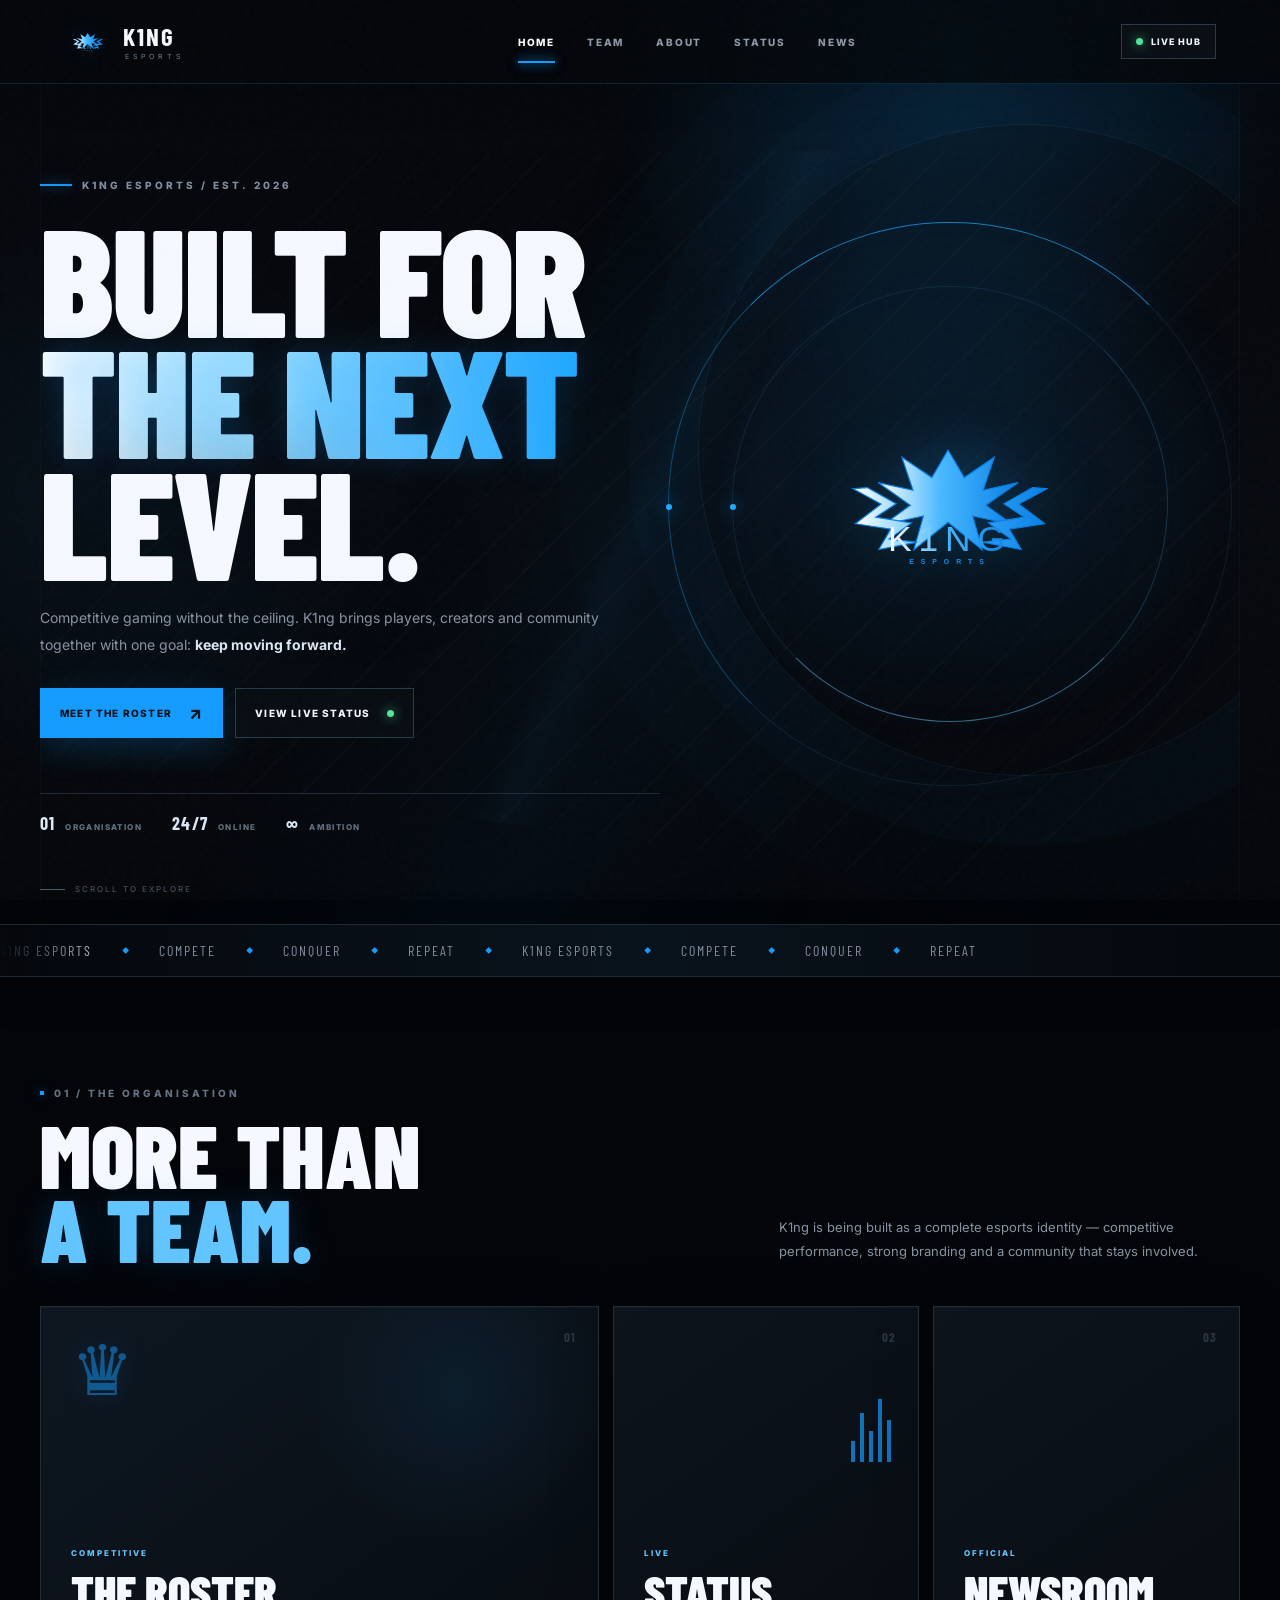
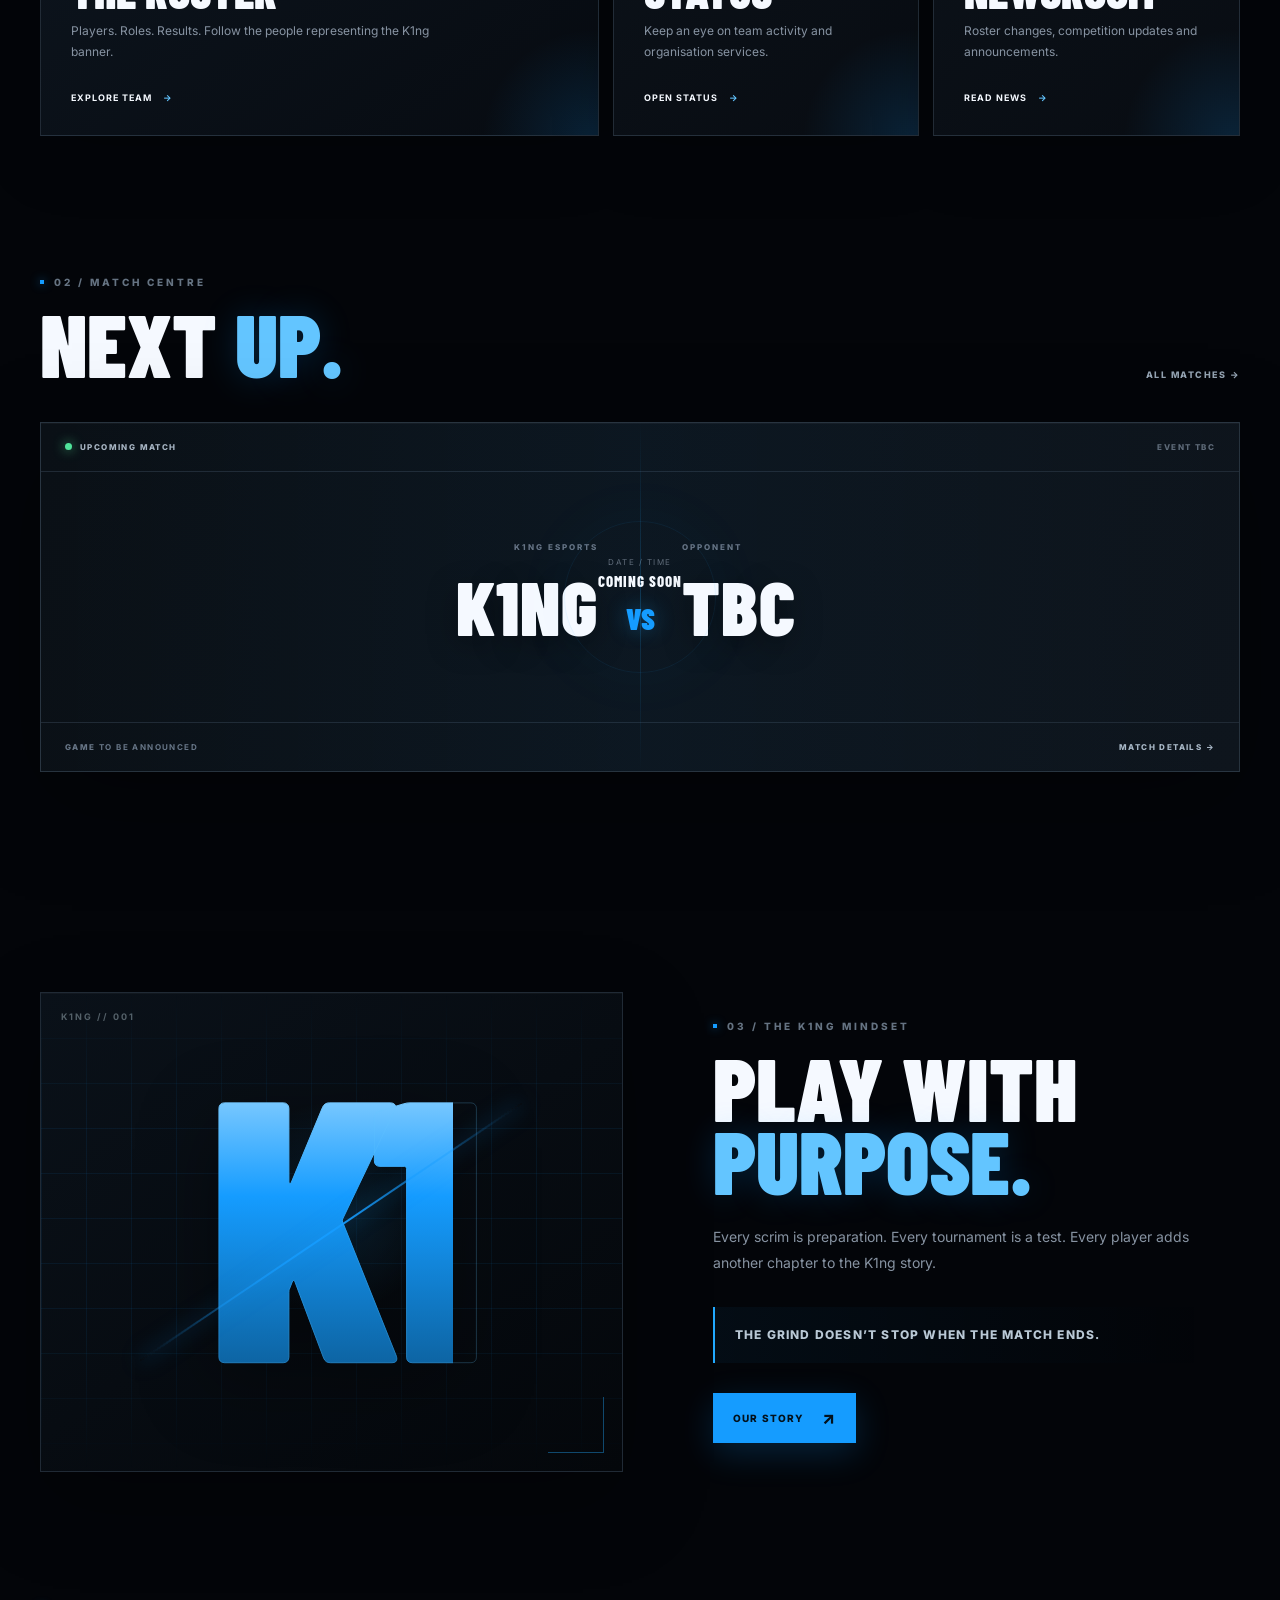
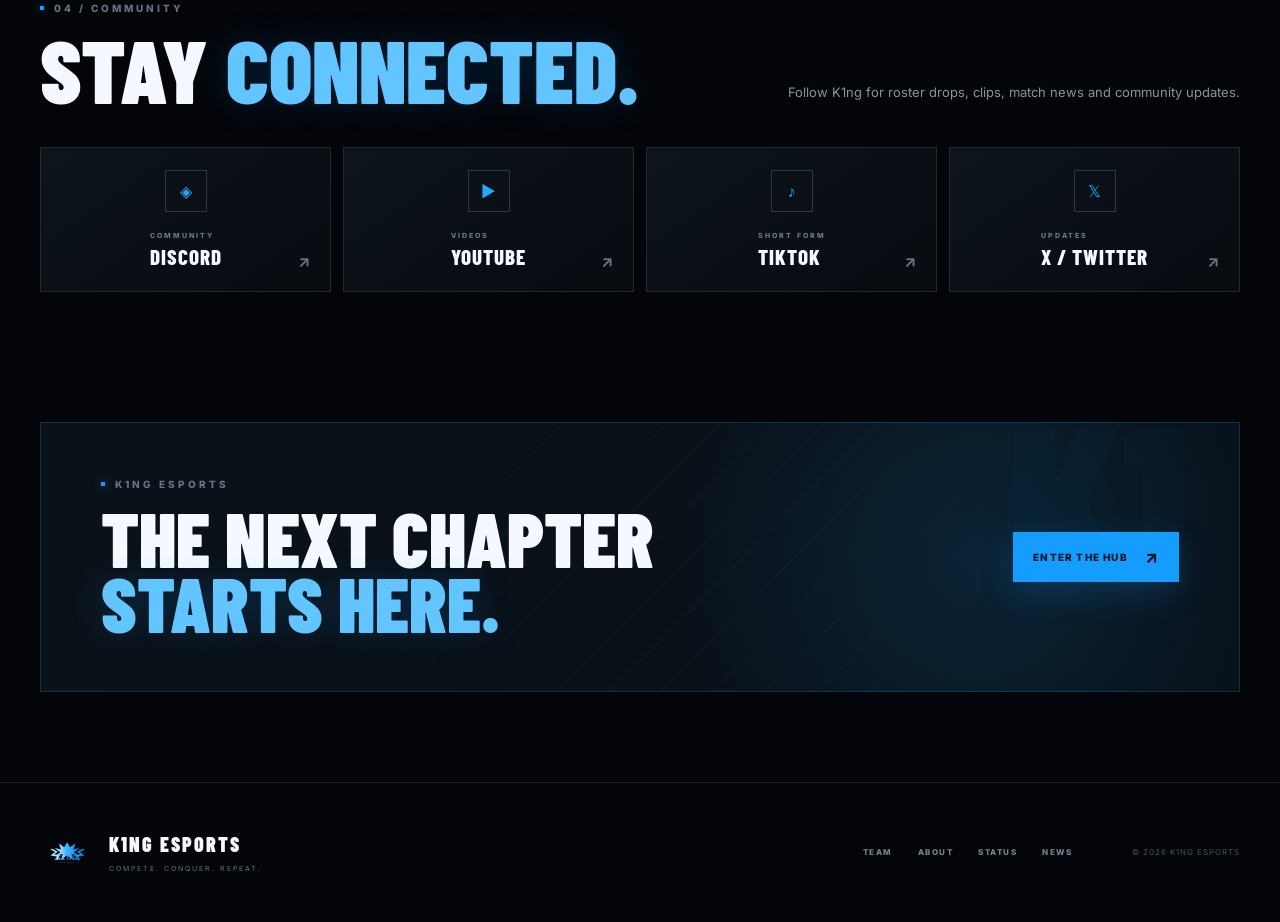
<file: index.html>
<!doctype html>
<html lang="en">
<head>
<meta charset="utf-8">
<meta name="viewport" content="width=device-width,initial-scale=1">
<meta name="theme-color" content="#05070b">
<meta name="description" content="K1ng Esports — competitive gaming organisation.">
<title>K1NG ESPORTS — COMPETE. CONQUER. REPEAT.</title>
<link rel="preconnect" href="https://fonts.googleapis.com">
<link rel="preconnect" href="https://fonts.gstatic.com" crossorigin>
<link href="https://fonts.googleapis.com/css2?family=Barlow+Condensed:wght@500;600;700;800;900&family=Inter:wght@400;500;600;700;800&display=swap" rel="stylesheet">
<link rel="stylesheet" href="style.css">
<link rel="stylesheet" href="pro.css">
</head>
<body class="home-page">
<div class="cursor-glow" aria-hidden="true"></div>
<div class="noise" aria-hidden="true"></div>
<div class="page-lines" aria-hidden="true"></div>
<header class="site-header">
  <a class="brand" href="index.html" aria-label="K1ng Esports home"><img src="assets/k1ng-logo.svg" alt="K1ng Esports logo"><span><strong>K1NG</strong><small>ESPORTS</small></span></a>
  <nav class="main-nav" aria-label="Primary navigation"><a class="active" href="index.html">HOME</a><a href="team.html">TEAM</a><a href="about.html">ABOUT</a><a href="status.html">STATUS</a><a href="announcements.html">NEWS</a></nav>
  <a class="header-cta" href="announcements.html"><span class="pulse"></span> LIVE HUB</a>
  <button class="menu" aria-label="Open navigation" aria-expanded="false"><span></span><span></span><span></span></button>
</header>
<main>
<section class="hero hero-pro reveal">
  <div class="hero-backdrop"></div>
  <div class="hero-copy">
    <div class="eyebrow"><span class="eyebrow-line"></span> K1NG ESPORTS / EST. 2026</div>
    <h1>BUILT FOR<br><em>THE NEXT</em><br>LEVEL.</h1>
    <p>Competitive gaming without the ceiling. K1ng brings players, creators and community together with one goal: <strong>keep moving forward.</strong></p>
    <div class="hero-actions"><a class="btn btn-primary" href="team.html">MEET THE ROSTER <span>↗</span></a><a class="btn btn-ghost" href="status.html">VIEW LIVE STATUS <span class="status-dot"></span></a></div>
    <div class="hero-meta"><span><b>01</b> ORGANISATION</span><span><b>24/7</b> ONLINE</span><span><b>∞</b> AMBITION</span></div>
  </div>
  <div class="hero-emblem" aria-hidden="true"><div class="orbit orbit-a"></div><div class="orbit orbit-b"></div><img src="assets/k1ng-logo.svg" alt=""></div>
  <div class="scroll-cue"><span></span> SCROLL TO EXPLORE</div>
</section>
<section class="ticker" aria-label="K1ng Esports ticker"><div><span>K1NG ESPORTS</span><i>◆</i><span>COMPETE</span><i>◆</i><span>CONQUER</span><i>◆</i><span>REPEAT</span><i>◆</i><span>K1NG ESPORTS</span><i>◆</i><span>COMPETE</span><i>◆</i><span>CONQUER</span><i>◆</i><span>REPEAT</span></div></section>
<section class="section overview reveal"><div class="section-head"><div><span class="kicker">01 / THE ORGANISATION</span><h2>MORE THAN<br><em>A TEAM.</em></h2></div><p>K1ng is being built as a complete esports identity — competitive performance, strong branding and a community that stays involved.</p></div><div class="feature-grid"><a class="feature feature-large" href="team.html"><div class="feature-number">01</div><div class="feature-icon">♛</div><div class="feature-content"><span>COMPETITIVE</span><h3>THE ROSTER</h3><p>Players. Roles. Results. Follow the people representing the K1ng banner.</p><b>EXPLORE TEAM <i>→</i></b></div></a><a class="feature" href="status.html"><div class="feature-number">02</div><div class="feature-content"><span>LIVE</span><h3>STATUS</h3><p>Keep an eye on team activity and organisation services.</p><b>OPEN STATUS <i>→</i></b></div><div class="mini-bars"><i></i><i></i><i></i><i></i><i></i></div></a><a class="feature" href="announcements.html"><div class="feature-number">03</div><div class="feature-content"><span>OFFICIAL</span><h3>NEWSROOM</h3><p>Roster changes, competition updates and announcements.</p><b>READ NEWS <i>→</i></b></div></a></div></section>
<section class="section match-centre reveal"><div class="section-head compact"><div><span class="kicker">02 / MATCH CENTRE</span><h2>NEXT <em>UP.</em></h2></div><a class="text-link" href="status.html">ALL MATCHES →</a></div><div class="match-card"><div class="match-top"><span class="match-label"><i class="live-dot"></i> UPCOMING MATCH</span><span class="match-event">EVENT TBC</span></div><div class="match-main"><div class="side"><span>K1NG ESPORTS</span><strong>K1NG</strong></div><div class="match-time"><small>DATE / TIME</small><b>COMING SOON</b><em>VS</em></div><div class="side right"><span>OPPONENT</span><strong>TBC</strong></div></div><div class="match-bottom"><span>GAME <b>TO BE ANNOUNCED</b></span><a href="announcements.html">MATCH DETAILS →</a></div></div></section>
<section class="section identity reveal"><div class="identity-art"><div class="grid-fade"></div><div class="big-k">K1</div><div class="slash"></div></div><div class="identity-copy"><span class="kicker">03 / THE K1NG MINDSET</span><h2>PLAY WITH<br><em>PURPOSE.</em></h2><p>Every scrim is preparation. Every tournament is a test. Every player adds another chapter to the K1ng story.</p><div class="quote">THE GRIND DOESN’T STOP WHEN THE MATCH ENDS.</div><a class="btn btn-primary" href="about.html">OUR STORY <span>↗</span></a></div></section>
<section class="section social-section reveal"><div class="section-head compact"><div><span class="kicker">04 / COMMUNITY</span><h2>STAY <em>CONNECTED.</em></h2></div><p>Follow K1ng for roster drops, clips, match news and community updates.</p></div><div class="social-grid"><a class="social-card" href="#" data-social="discord"><span class="social-mark">◈</span><div><small>COMMUNITY</small><strong>DISCORD</strong></div><b>↗</b></a><a class="social-card" href="#" data-social="youtube"><span class="social-mark">▶</span><div><small>VIDEOS</small><strong>YOUTUBE</strong></div><b>↗</b></a><a class="social-card" href="#" data-social="tiktok"><span class="social-mark">♪</span><div><small>SHORT FORM</small><strong>TIKTOK</strong></div><b>↗</b></a><a class="social-card" href="#" data-social="x"><span class="social-mark">𝕏</span><div><small>UPDATES</small><strong>X / TWITTER</strong></div><b>↗</b></a></div></section>
<section class="join-banner reveal"><div><span class="kicker">K1NG ESPORTS</span><h2>THE NEXT CHAPTER<br><em>STARTS HERE.</em></h2></div><a class="btn btn-primary" href="announcements.html">ENTER THE HUB <span>↗</span></a></section>
</main>
<footer class="site-footer"><div class="footer-brand"><img src="assets/k1ng-logo.svg" alt="K1ng Esports"><span><strong>K1NG ESPORTS</strong><small>COMPETE. CONQUER. REPEAT.</small></span></div><div class="footer-links"><a href="team.html">TEAM</a><a href="about.html">ABOUT</a><a href="status.html">STATUS</a><a href="announcements.html">NEWS</a></div><div class="footer-copy">© 2026 K1NG ESPORTS</div></footer>
<div class="toast" role="status" aria-live="polite"></div><script src="script.js"></script>
</body></html>
</file>
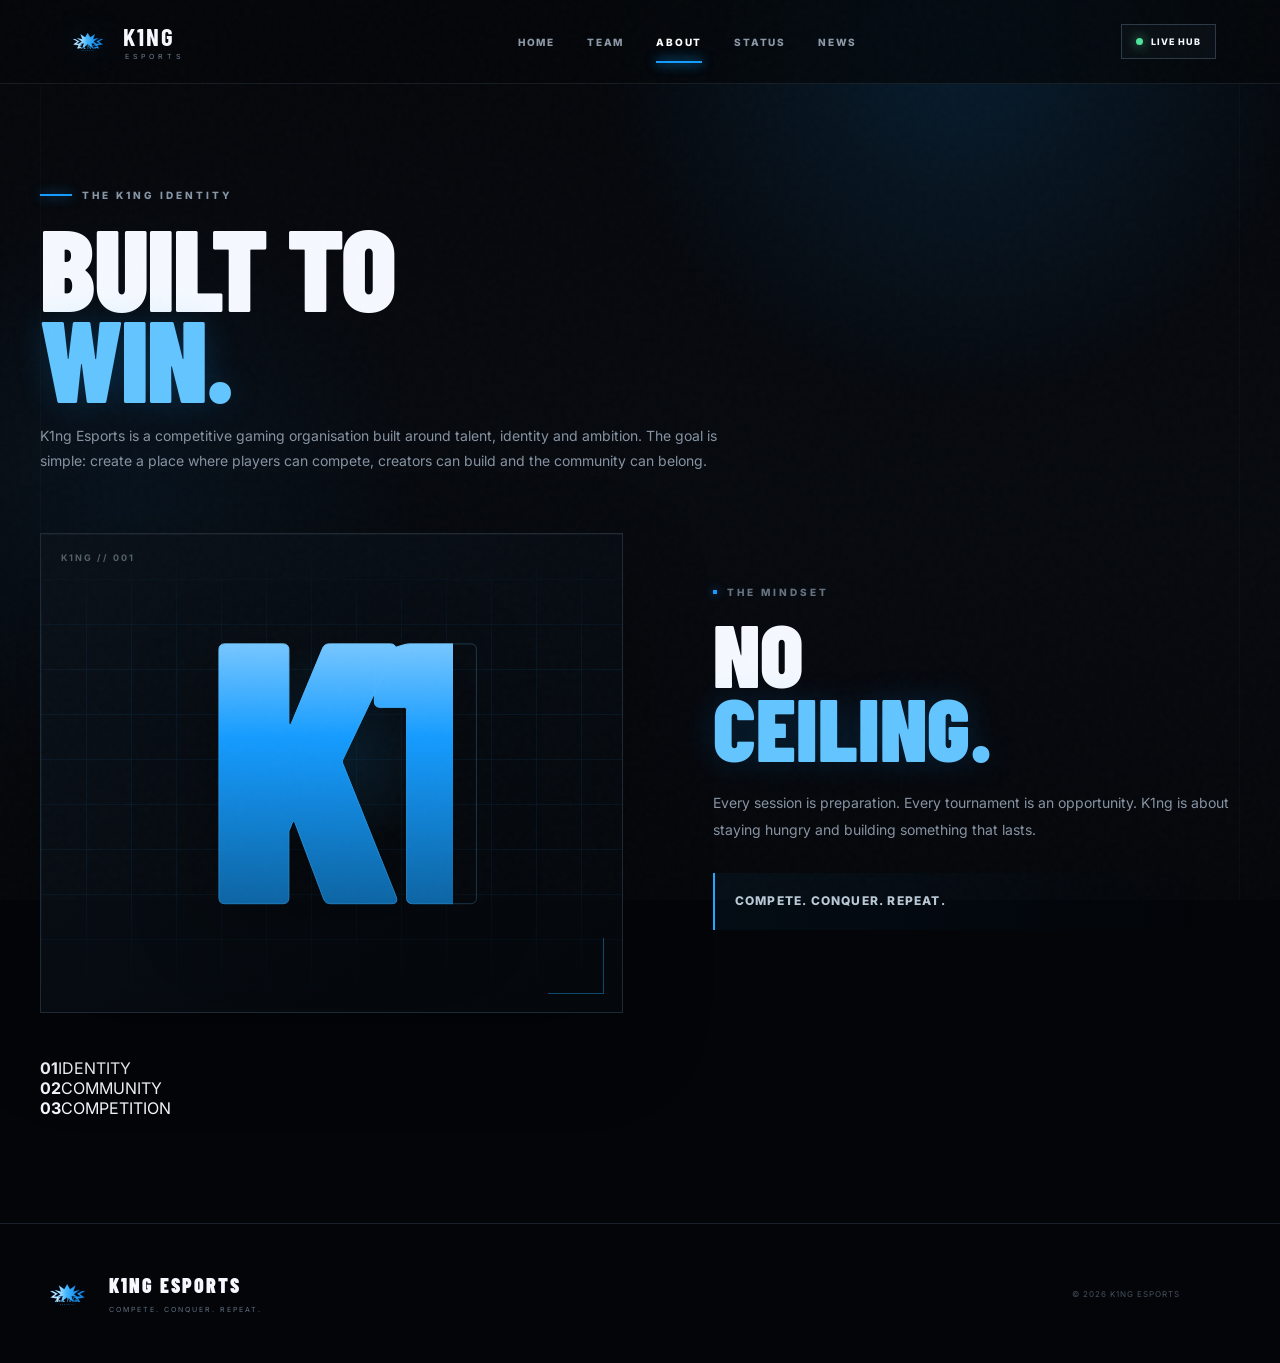
<file: about.html>
<!doctype html><html lang="en"><head><meta charset="UTF-8"><meta name="viewport" content="width=device-width,initial-scale=1"><title>About Us — K1ng Esports</title><link rel="stylesheet" href="style.css"><link rel="stylesheet" href="pro.css"></head><body><div class="cursor-glow"></div><div class="noise"></div><div class="page-lines"></div><header class="site-header"><a class="brand" href="index.html"><img src="assets/k1ng-logo.svg" alt="K1ng Esports logo"><span><strong>K1NG</strong><small>ESPORTS</small></span></a><nav class="main-nav"><a href="index.html">HOME</a><a href="team.html">TEAM</a><a class="active" href="about.html">ABOUT</a><a href="status.html">STATUS</a><a href="announcements.html">NEWS</a></nav><a class="header-cta" href="announcements.html"><span class="pulse"></span> LIVE HUB</a><button class="menu" aria-label="Open navigation" aria-expanded="false"><span></span><span></span><span></span></button></header><main><section class="page reveal"><div class="eyebrow"><span class="eyebrow-line"></span> THE K1NG IDENTITY</div><h1>BUILT TO<br><em>WIN.</em></h1><p>K1ng Esports is a competitive gaming organisation built around talent, identity and ambition. The goal is simple: create a place where players can compete, creators can build and the community can belong.</p><div class="identity" style="margin-top:60px"><div class="identity-art"><div class="grid-fade"></div><div class="big-k">K1</div></div><div class="identity-copy"><span class="kicker">THE MINDSET</span><h2>NO<br><em>CEILING.</em></h2><p>Every session is preparation. Every tournament is an opportunity. K1ng is about staying hungry and building something that lasts.</p><div class="quote">COMPETE. CONQUER. REPEAT.</div></div></div><div class="stats" style="margin-top:45px"><div><strong>01</strong><span>IDENTITY</span></div><div><strong>02</strong><span>COMMUNITY</span></div><div><strong>03</strong><span>COMPETITION</span></div></div></section></main><footer class="site-footer"><div class="footer-brand"><img src="assets/k1ng-logo.svg" alt="K1ng Esports"><span><strong>K1NG ESPORTS</strong><small>COMPETE. CONQUER. REPEAT.</small></span></div><div class="footer-copy">© 2026 K1NG ESPORTS</div></footer><script src="script.js"></script></body></html>
</file>
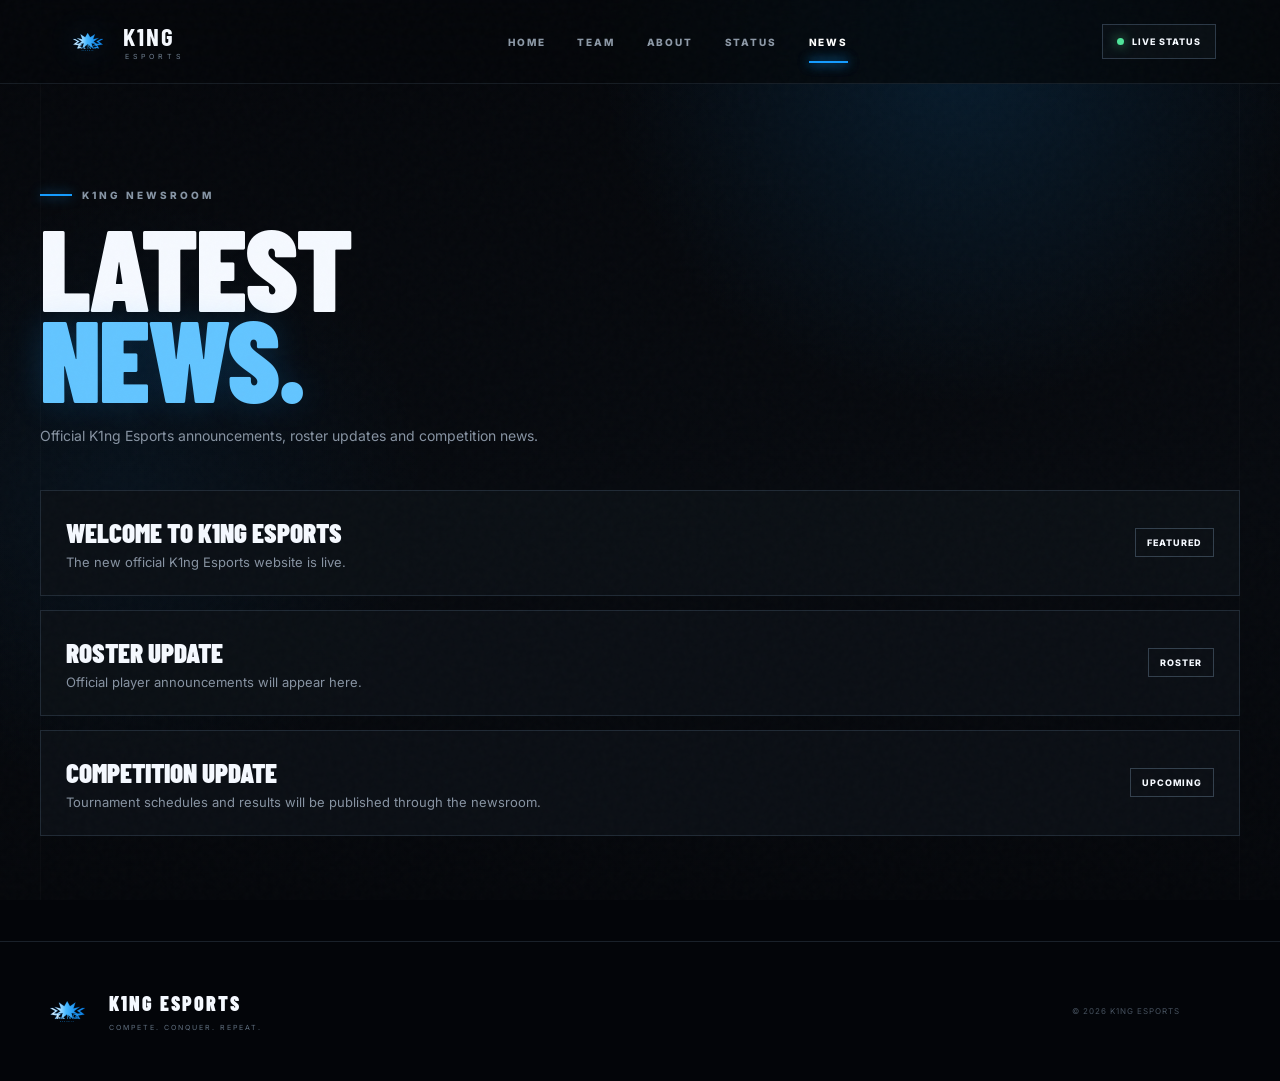
<file: announcements.html>
<!doctype html><html lang="en"><head><meta charset="UTF-8"><meta name="viewport" content="width=device-width,initial-scale=1"><title>Announcements — K1ng Esports</title><link rel="stylesheet" href="style.css"><link rel="stylesheet" href="pro.css"></head><body><div class="cursor-glow"></div><div class="noise"></div><div class="page-lines"></div><header class="site-header"><a class="brand" href="index.html"><img src="assets/k1ng-logo.svg" alt="K1ng Esports logo"><span><strong>K1NG</strong><small>ESPORTS</small></span></a><nav class="main-nav"><a href="index.html">HOME</a><a href="team.html">TEAM</a><a href="about.html">ABOUT</a><a href="status.html">STATUS</a><a class="active" href="announcements.html">NEWS</a></nav><a class="header-cta" href="status.html"><span class="pulse"></span> LIVE STATUS</a><button class="menu" aria-label="Open navigation" aria-expanded="false"><span></span><span></span><span></span></button></header><main><section class="page reveal"><div class="eyebrow"><span class="eyebrow-line"></span> K1NG NEWSROOM</div><h1>LATEST<br><em>NEWS.</em></h1><p>Official K1ng Esports announcements, roster updates and competition news.</p><div class="list"><article class="item"><div><h3>WELCOME TO K1NG ESPORTS</h3><p>The new official K1ng Esports website is live.</p></div><span class="tag">FEATURED</span></article><article class="item"><div><h3>ROSTER UPDATE</h3><p>Official player announcements will appear here.</p></div><span class="tag">ROSTER</span></article><article class="item"><div><h3>COMPETITION UPDATE</h3><p>Tournament schedules and results will be published through the newsroom.</p></div><span class="tag">UPCOMING</span></article></div></section></main><footer class="site-footer"><div class="footer-brand"><img src="assets/k1ng-logo.svg" alt="K1ng Esports"><span><strong>K1NG ESPORTS</strong><small>COMPETE. CONQUER. REPEAT.</small></span></div><div class="footer-copy">© 2026 K1NG ESPORTS</div></footer><script src="script.js"></script></body></html>
</file>
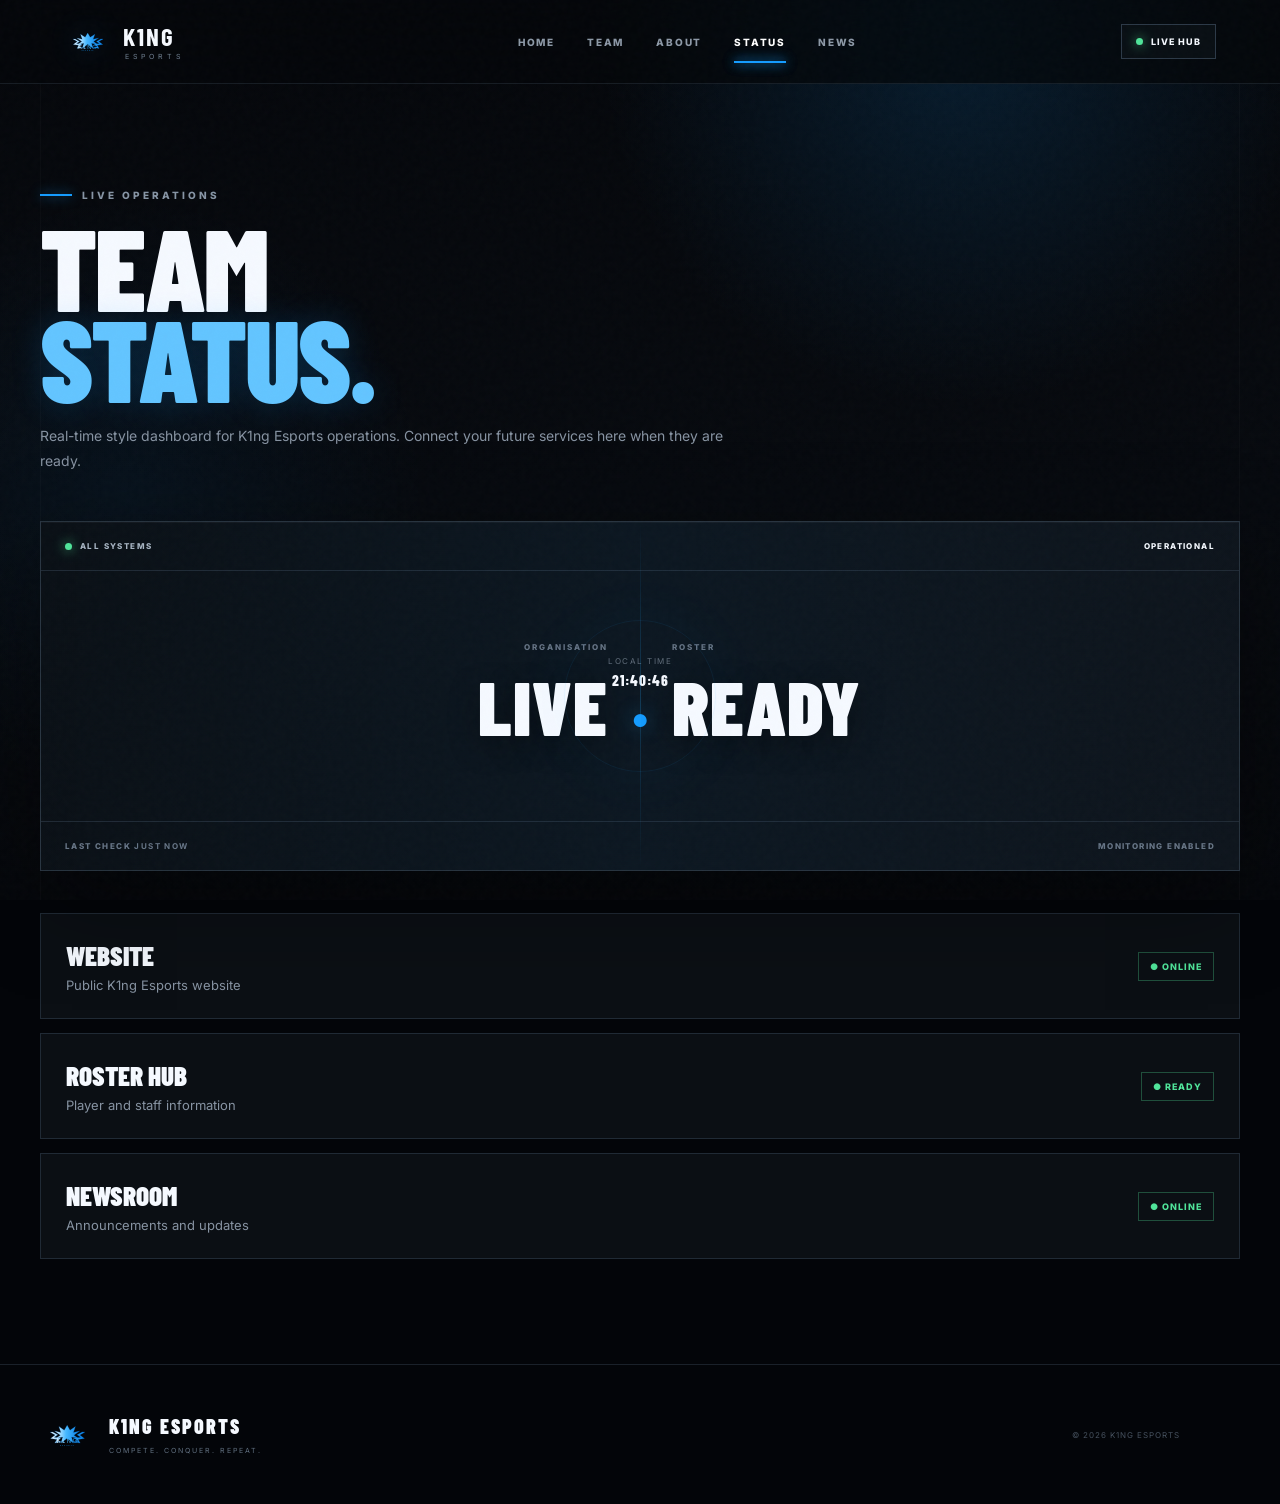
<file: status.html>
<!doctype html><html lang="en"><head><meta charset="UTF-8"><meta name="viewport" content="width=device-width,initial-scale=1"><title>Status — K1ng Esports</title><link rel="stylesheet" href="style.css"><link rel="stylesheet" href="pro.css"></head><body><div class="cursor-glow"></div><div class="noise"></div><div class="page-lines"></div><header class="site-header"><a class="brand" href="index.html"><img src="assets/k1ng-logo.svg" alt="K1ng Esports logo"><span><strong>K1NG</strong><small>ESPORTS</small></span></a><nav class="main-nav"><a href="index.html">HOME</a><a href="team.html">TEAM</a><a href="about.html">ABOUT</a><a class="active" href="status.html">STATUS</a><a href="announcements.html">NEWS</a></nav><a class="header-cta" href="announcements.html"><span class="pulse"></span> LIVE HUB</a><button class="menu" aria-label="Open navigation" aria-expanded="false"><span></span><span></span><span></span></button></header><main><section class="page reveal"><div class="eyebrow"><span class="eyebrow-line"></span> LIVE OPERATIONS</div><h1>TEAM<br><em>STATUS.</em></h1><p>Real-time style dashboard for K1ng Esports operations. Connect your future services here when they are ready.</p><div class="match-card" style="margin-top:48px"><div class="match-top"><span class="match-label"><i class="live-dot"></i> ALL SYSTEMS</span><span>OPERATIONAL</span></div><div class="match-main"><div class="side"><span>ORGANISATION</span><strong>LIVE</strong></div><div class="match-time"><small>LOCAL TIME</small><b id="clock">--:--:--</b><em>●</em></div><div class="side right"><span>ROSTER</span><strong>READY</strong></div></div><div class="match-bottom"><span>LAST CHECK <b>JUST NOW</b></span><span>MONITORING ENABLED</span></div></div><div class="list"><div class="item"><div><h3>WEBSITE</h3><p>Public K1ng Esports website</p></div><span class="tag online">● ONLINE</span></div><div class="item"><div><h3>ROSTER HUB</h3><p>Player and staff information</p></div><span class="tag online">● READY</span></div><div class="item"><div><h3>NEWSROOM</h3><p>Announcements and updates</p></div><span class="tag online">● ONLINE</span></div></div></section></main><footer class="site-footer"><div class="footer-brand"><img src="assets/k1ng-logo.svg" alt="K1ng Esports"><span><strong>K1NG ESPORTS</strong><small>COMPETE. CONQUER. REPEAT.</small></span></div><div class="footer-copy">© 2026 K1NG ESPORTS</div></footer><script src="script.js"></script></body></html>
</file>
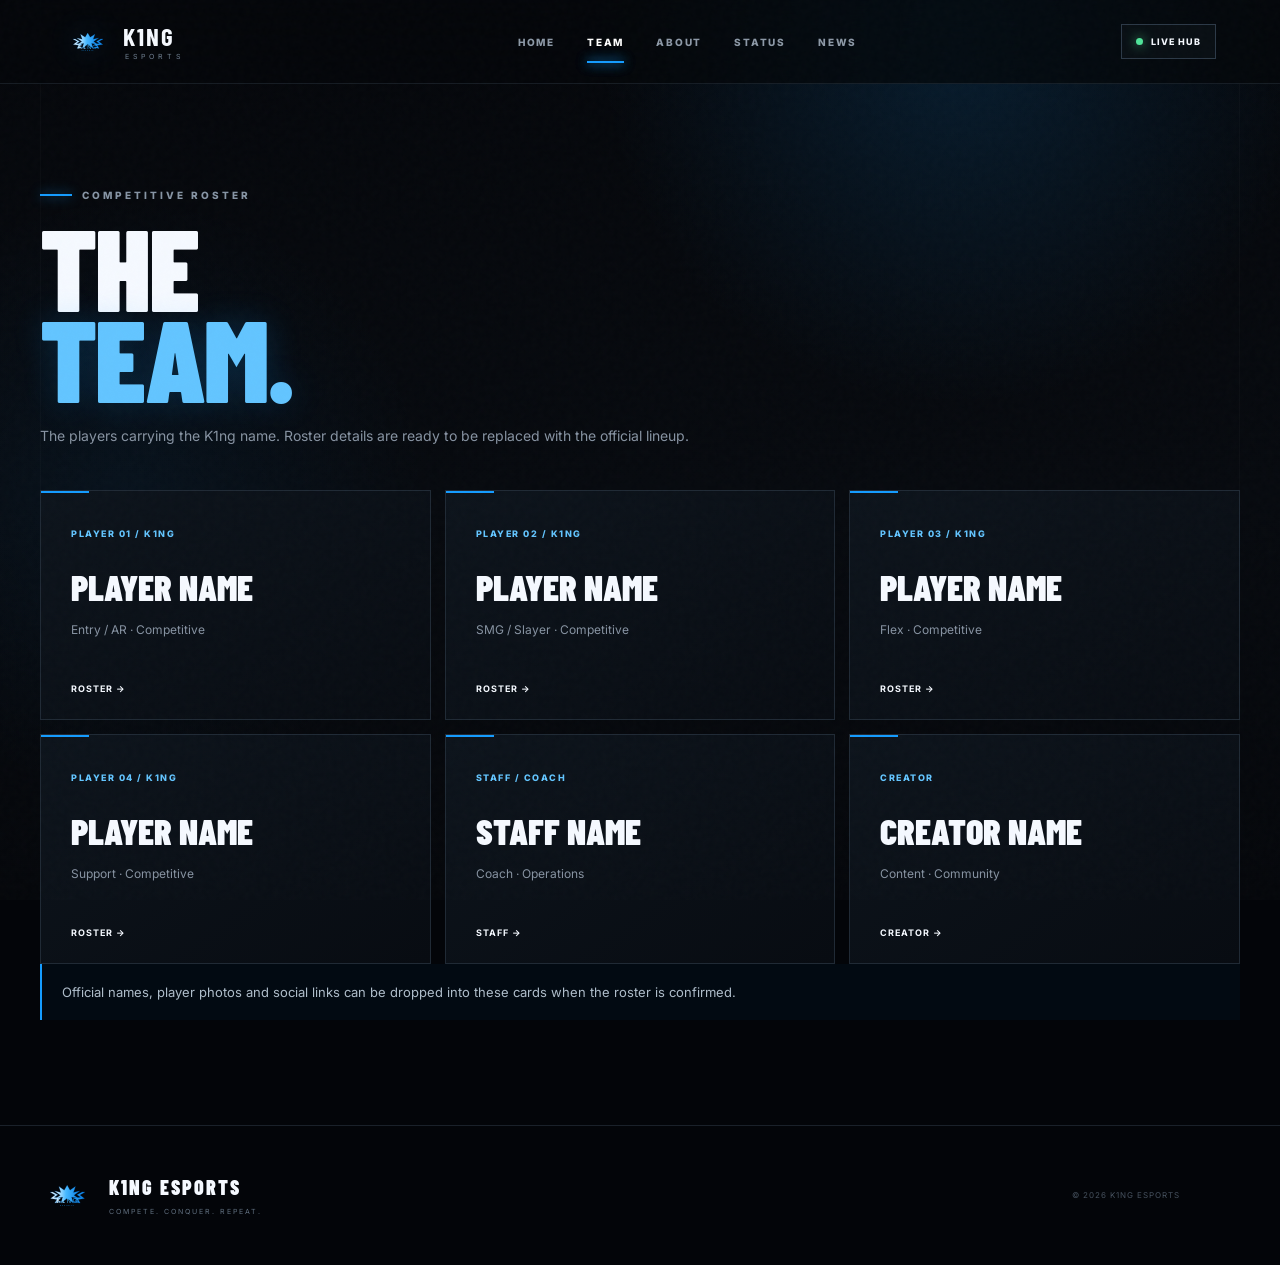
<file: team.html>
<!doctype html><html lang="en"><head><meta charset="UTF-8"><meta name="viewport" content="width=device-width,initial-scale=1"><title>Team — K1ng Esports</title><link rel="stylesheet" href="style.css"><link rel="stylesheet" href="pro.css"></head><body><div class="cursor-glow"></div><div class="noise"></div><div class="page-lines"></div><header class="site-header"><a class="brand" href="index.html"><img src="assets/k1ng-logo.svg" alt="K1ng Esports logo"><span><strong>K1NG</strong><small>ESPORTS</small></span></a><nav class="main-nav"><a href="index.html">HOME</a><a class="active" href="team.html">TEAM</a><a href="about.html">ABOUT</a><a href="status.html">STATUS</a><a href="announcements.html">NEWS</a></nav><a class="header-cta" href="announcements.html"><span class="pulse"></span> LIVE HUB</a><button class="menu" aria-label="Open navigation" aria-expanded="false"><span></span><span></span><span></span></button></header><main><section class="page reveal"><div class="eyebrow"><span class="eyebrow-line"></span> COMPETITIVE ROSTER</div><h1>THE<br><em>TEAM.</em></h1><p>The players carrying the K1ng name. Roster details are ready to be replaced with the official lineup.</p><div class="grid list"><div class="card"><small>PLAYER 01 / K1NG</small><h2>PLAYER NAME</h2><p>Entry / AR · Competitive</p><b>ROSTER →</b></div><div class="card"><small>PLAYER 02 / K1NG</small><h2>PLAYER NAME</h2><p>SMG / Slayer · Competitive</p><b>ROSTER →</b></div><div class="card"><small>PLAYER 03 / K1NG</small><h2>PLAYER NAME</h2><p>Flex · Competitive</p><b>ROSTER →</b></div><div class="card"><small>PLAYER 04 / K1NG</small><h2>PLAYER NAME</h2><p>Support · Competitive</p><b>ROSTER →</b></div><div class="card"><small>STAFF / COACH</small><h2>STAFF NAME</h2><p>Coach · Operations</p><b>STAFF →</b></div><div class="card"><small>CREATOR</small><h2>CREATOR NAME</h2><p>Content · Community</p><b>CREATOR →</b></div></div><div class="notice">Official names, player photos and social links can be dropped into these cards when the roster is confirmed.</div></section></main><footer class="site-footer"><div class="footer-brand"><img src="assets/k1ng-logo.svg" alt="K1ng Esports"><span><strong>K1NG ESPORTS</strong><small>COMPETE. CONQUER. REPEAT.</small></span></div><div class="footer-copy">© 2026 K1NG ESPORTS</div></footer><script src="script.js"></script></body></html>
</file>
<file: style.css>
@import url('https://fonts.googleapis.com/css2?family=Barlow+Condensed:wght@500;600;700;800;900&family=Inter:wght@400;500;600;700;800&display=swap');
:root{--bg:#05070b;--bg2:#080c12;--panel:#0b1017;--panel2:#101720;--line:#202a35;--line2:#2c3947;--text:#f5f9ff;--muted:#8793a2;--muted2:#5f6b79;--blue:#159cff;--blue2:#63c5ff;--cyan:#9de0ff;--green:#50e49a;--shadow:0 25px 80px rgba(0,0,0,.38);--ease:cubic-bezier(.2,.8,.2,1)}
*{box-sizing:border-box}html{scroll-behavior:smooth}body{margin:0;background:var(--bg);color:var(--text);font-family:Inter,Arial,sans-serif;min-height:100vh;overflow-x:hidden}body:before{content:"";position:fixed;inset:0;z-index:-10;background:radial-gradient(circle at 75% 5%,rgba(21,156,255,.14),transparent 28%),radial-gradient(circle at 10% 55%,rgba(21,156,255,.06),transparent 24%),linear-gradient(180deg,#05070b 0%,#070a0f 55%,#05070b 100%)}body:after{content:"";position:fixed;inset:0;z-index:-9;opacity:.22;background-image:linear-gradient(rgba(255,255,255,.025) 1px,transparent 1px),linear-gradient(90deg,rgba(255,255,255,.025) 1px,transparent 1px);background-size:64px 64px;mask-image:linear-gradient(to bottom,black,transparent 80%);pointer-events:none}.noise{position:fixed;inset:0;z-index:30;pointer-events:none;opacity:.025;background-image:url("data:image/svg+xml,%3Csvg viewBox='0 0 180 180' xmlns='http://www.w3.org/2000/svg'%3E%3Cfilter id='n'%3E%3CfeTurbulence type='fractalNoise' baseFrequency='.85' numOctaves='4' stitchTiles='stitch'/%3E%3C/filter%3E%3Crect width='100%25' height='100%25' filter='url(%23n)' opacity='.8'/%3E%3C/svg%3E")}.page-lines{position:fixed;inset:0;z-index:-2;pointer-events:none;background:linear-gradient(90deg,transparent 0,transparent calc(50% - 600px),rgba(255,255,255,.025) calc(50% - 600px),rgba(255,255,255,.025) calc(50% - 599px),transparent calc(50% - 599px),transparent calc(50% + 599px),rgba(255,255,255,.025) calc(50% + 599px),rgba(255,255,255,.025) calc(50% + 600px),transparent calc(50% + 600px))}a{color:inherit;text-decoration:none}button{font:inherit;color:inherit}.cursor-glow{position:fixed;z-index:1;width:360px;height:360px;left:0;top:0;border-radius:50%;pointer-events:none;background:radial-gradient(circle,rgba(21,156,255,.075),transparent 65%);transform:translate(-50%,-50%);mix-blend-mode:screen;opacity:0;transition:opacity .3s}.site-header,body>header{height:84px;padding:0 clamp(20px,5vw,76px);display:flex;align-items:center;justify-content:space-between;border-bottom:1px solid rgba(76,94,113,.25);background:rgba(5,7,11,.72);backdrop-filter:blur(22px);position:sticky;top:0;z-index:25}.brand,.logo{display:flex;align-items:center;gap:11px;min-width:190px}.brand img{width:48px;height:48px;object-fit:contain}.brand span{display:flex;flex-direction:column;line-height:1}.brand strong{font-family:'Barlow Condensed';font-size:25px;letter-spacing:2px}.brand small{font-size:7px;letter-spacing:4px;color:#718092;margin-top:4px;margin-left:2px}.main-nav,body>header nav{display:flex;align-items:center;gap:32px;height:100%}.main-nav a,body>header nav a{height:100%;display:flex;align-items:center;position:relative;font-size:10px;font-weight:800;letter-spacing:1.8px;color:#8d99a7;transition:.25s}.main-nav a:before,body>header nav a:after{content:"";position:absolute;left:0;right:100%;bottom:20px;height:2px;background:var(--blue);box-shadow:0 0 12px rgba(21,156,255,.7);transition:.35s var(--ease)}.main-nav a:hover,.main-nav a.active,body>header nav a:hover,body>header nav a.active{color:#fff}.main-nav a:hover:before,.main-nav a.active:before,body>header nav a:hover:after,body>header nav a.active:after{right:0}.header-cta{display:flex;align-items:center;gap:8px;border:1px solid var(--line2);padding:11px 14px;font-size:9px;font-weight:800;letter-spacing:1px;background:rgba(13,19,26,.65);transition:.25s}.header-cta:hover{border-color:var(--blue);transform:translateY(-2px)}.pulse,.status-dot,.live-dot{display:inline-block;width:7px;height:7px;border-radius:50%;background:var(--green);box-shadow:0 0 12px rgba(80,228,154,.85);animation:pulse 1.8s infinite}.menu{display:none;width:42px;height:42px;border:1px solid var(--line2);background:#0b1016;cursor:pointer;padding:10px}.menu span{display:block;height:2px;background:#fff;margin:5px 0;transition:.25s}.menu.open span:nth-child(1){transform:translateY(7px) rotate(45deg)}.menu.open span:nth-child(2){opacity:0}.menu.open span:nth-child(3){transform:translateY(-7px) rotate(-45deg)}main{width:min(1200px,calc(100% - 56px));margin:auto}.hero{min-height:760px;position:relative;display:flex;align-items:center;padding:95px 0 90px;overflow:hidden}.hero-backdrop{position:absolute;inset:0;pointer-events:none;background:radial-gradient(circle at 78% 45%,rgba(21,156,255,.12),transparent 27%),linear-gradient(120deg,transparent 35%,rgba(21,156,255,.035) 55%,transparent 75%)}.hero-backdrop:before{content:"";position:absolute;width:650px;height:650px;right:-110px;top:40px;border:1px solid rgba(99,197,255,.09);border-radius:50%;box-shadow:0 0 0 70px rgba(21,156,255,.018),0 0 0 140px rgba(21,156,255,.012)}.hero-copy{position:relative;z-index:3;width:67%}.eyebrow,.kicker{display:flex;align-items:center;gap:10px;color:#8795a5;font-size:10px;font-weight:800;letter-spacing:3px}.eyebrow-line{width:32px;height:2px;background:var(--blue);box-shadow:0 0 12px rgba(21,156,255,.7)}h1,h2,h3{font-family:'Barlow Condensed';margin:0;font-weight:900}h1{font-size:clamp(82px,11vw,158px);line-height:.79;letter-spacing:-2px;margin:25px 0}h1 em,h2 em{font-style:normal;color:var(--blue2);text-shadow:0 0 35px rgba(21,156,255,.2)}.hero-copy p{max-width:570px;color:var(--muted);font-size:15px;line-height:1.9;margin:0 0 30px}.hero-copy p strong{color:#dbe8f4}.hero-actions{display:flex;gap:12px;flex-wrap:wrap}.btn{display:inline-flex;align-items:center;gap:17px;min-height:50px;padding:0 19px;border:1px solid var(--line2);font-size:10px;font-weight:800;letter-spacing:1.2px;transition:.3s var(--ease);background:rgba(10,15,21,.75)}.btn span{font-size:17px;line-height:0}.btn:hover{transform:translateY(-4px);border-color:#536577;box-shadow:0 14px 35px rgba(0,0,0,.25)}.btn-primary{background:var(--blue);border-color:var(--blue);color:#03111b;box-shadow:0 10px 35px rgba(21,156,255,.2)}.btn-primary:hover{background:#38adff;border-color:#38adff;box-shadow:0 15px 45px rgba(21,156,255,.28)}.btn-ghost .status-dot{background:var(--green)}.hero-meta{display:flex;gap:30px;margin-top:55px;padding-top:18px;border-top:1px solid var(--line);max-width:570px}.hero-meta span{font-size:8px;color:#627080;font-weight:800;letter-spacing:1.4px}.hero-meta b{color:#dbe8f4;font-family:'Barlow Condensed';font-size:18px;margin-right:6px}.hero-emblem{position:absolute;right:-15px;top:105px;width:500px;height:500px;display:grid;place-items:center;z-index:1;animation:float 7s ease-in-out infinite}.hero-emblem img{width:290px;height:290px;filter:drop-shadow(0 0 28px rgba(21,156,255,.25))}.orbit{position:absolute;border-radius:50%;border:1px solid rgba(99,197,255,.12)}.orbit-a{width:450px;height:450px;border-left-color:rgba(21,156,255,.7);animation:spin 16s linear infinite}.orbit-b{width:355px;height:355px;border-right-color:rgba(21,156,255,.45);animation:spin-rev 11s linear infinite}.scroll-cue{position:absolute;left:0;bottom:30px;color:#4d5967;font-size:8px;letter-spacing:2px;display:flex;align-items:center;gap:10px}.scroll-cue span{width:25px;height:1px;background:#4d5967}.ticker{margin-left:calc((1200px - 100vw)/2);width:100vw;border-top:1px solid var(--line);border-bottom:1px solid var(--line);background:#080c11;overflow:hidden;white-space:nowrap}.ticker div{display:inline-flex;align-items:center;gap:30px;min-width:max-content;padding:17px 0;animation:marquee 26s linear infinite}.ticker span{font-family:'Barlow Condensed';font-size:14px;letter-spacing:2px;color:#7f8c9b}.ticker span:first-child{color:#eaf5ff}.ticker i{font-style:normal;color:var(--blue);font-size:7px}.section{padding:110px 0}.section-head{display:grid;grid-template-columns:1fr .7fr;align-items:end;gap:80px;margin-bottom:42px}.section-head.compact{grid-template-columns:1fr auto}.section-head h2,.identity h2{font-size:clamp(54px,7vw,92px);line-height:.82;margin-top:18px}.section-head>p{margin:0;color:var(--muted);font-size:13px;line-height:1.9;max-width:470px}.text-link{font-size:9px;font-weight:800;letter-spacing:1.5px;color:#94a3b2;transition:.25s}.text-link:hover{color:var(--blue2)}.feature-grid{display:grid;grid-template-columns:1.35fr .8fr .8fr;gap:14px}.feature{min-height:370px;position:relative;overflow:hidden;padding:30px;border:1px solid var(--line);background:linear-gradient(145deg,#0d141c,#080c12);transition:.4s var(--ease)}.feature:hover{transform:translateY(-7px);border-color:#405163;box-shadow:var(--shadow)}.feature:after{content:"";position:absolute;width:230px;height:230px;right:-110px;bottom:-120px;border-radius:50%;background:radial-gradient(circle,rgba(21,156,255,.16),transparent 68%);transition:.5s}.feature:hover:after{transform:scale(1.5)}.feature-large{min-height:430px}.feature-number{position:absolute;right:22px;top:22px;color:#2a3541;font:700 13px 'Barlow Condensed';letter-spacing:1px}.feature-icon{font-size:50px;color:var(--blue);opacity:.8;text-shadow:0 0 30px rgba(21,156,255,.3)}.feature-content{position:absolute;left:30px;right:30px;bottom:30px;z-index:2}.feature-content>span{font-size:8px;font-weight:800;letter-spacing:2px;color:var(--blue2)}.feature-content h3{font-size:46px;line-height:.9;margin:10px 0}.feature-content p{font-size:12px;line-height:1.7;color:var(--muted);max-width:390px;margin:0 0 23px}.feature-content b{font-size:9px;letter-spacing:1px}.feature-content b i{font-style:normal;color:var(--blue2);margin-left:8px}.mini-bars{position:absolute;right:27px;top:85px;display:flex;align-items:end;gap:5px;height:70px}.mini-bars i{width:4px;background:var(--blue);height:30%;opacity:.7;animation:bars 1.2s ease-in-out infinite alternate}.mini-bars i:nth-child(2){height:70%;animation-delay:.15s}.mini-bars i:nth-child(3){height:45%;animation-delay:.3s}.mini-bars i:nth-child(4){height:90%;animation-delay:.45s}.mini-bars i:nth-child(5){height:60%;animation-delay:.6s}.match-centre{padding-top:30px}.match-card{border:1px solid var(--line);background:linear-gradient(110deg,#0a1016,#0e151d);box-shadow:var(--shadow);position:relative;overflow:hidden}.match-card:before{content:"";position:absolute;inset:0;background:linear-gradient(90deg,transparent 0%,rgba(21,156,255,.035) 50%,transparent 100%);pointer-events:none}.match-top,.match-bottom{display:flex;align-items:center;justify-content:space-between;padding:19px 24px;border-bottom:1px solid var(--line);font-size:8px;font-weight:800;letter-spacing:1.4px}.match-bottom{border-top:1px solid var(--line);border-bottom:0;color:#687687}.match-bottom a{color:#a9b8c7;transition:.2s}.match-bottom a:hover{color:var(--blue2)}.match-label{display:flex;align-items:center;gap:8px;color:#a8b5c3}.match-event{color:#5e6a78}.match-main{min-height:250px;display:grid;grid-template-columns:1fr auto 1fr;align-items:center;padding:30px 55px}.side{text-align:right}.side.right{text-align:left}.side span{display:block;color:#667485;font-size:8px;font-weight:800;letter-spacing:2px;margin-bottom:8px}.side strong{font:900 62px 'Barlow Condensed';letter-spacing:1px}.match-time{text-align:center;display:flex;flex-direction:column;align-items:center;gap:5px}.match-time small{font-size:8px;letter-spacing:1.5px;color:#5f6b79}.match-time b{font:800 15px 'Barlow Condensed';letter-spacing:1px}.match-time em{font-style:normal;color:var(--blue);font:900 24px 'Barlow Condensed';margin-top:5px}.identity{display:grid;grid-template-columns:1.05fr .95fr;gap:70px;align-items:center}.identity-art{height:480px;border:1px solid var(--line);position:relative;overflow:hidden;background:radial-gradient(circle at 50% 50%,rgba(21,156,255,.11),transparent 42%),#080d13}.grid-fade{position:absolute;inset:0;background-image:linear-gradient(rgba(21,156,255,.08) 1px,transparent 1px),linear-gradient(90deg,rgba(21,156,255,.08) 1px,transparent 1px);background-size:45px 45px;mask-image:linear-gradient(to bottom,transparent,#000 25%,#000 70%,transparent)}.big-k{position:absolute;left:50%;top:50%;transform:translate(-50%,-54%);font:900 300px 'Barlow Condensed';letter-spacing:-30px;color:transparent;-webkit-text-stroke:1px rgba(99,197,255,.23);text-shadow:0 0 60px rgba(21,156,255,.08)}.slash{position:absolute;width:460px;height:2px;left:50%;top:50%;transform:translate(-50%,-50%) rotate(-34deg);background:linear-gradient(90deg,transparent,var(--blue),transparent);box-shadow:0 0 20px rgba(21,156,255,.6)}.identity-copy p{color:var(--muted);font-size:14px;line-height:1.9;max-width:510px;margin:27px 0}.quote{border-left:2px solid var(--blue);padding:13px 18px;color:#a8b6c5;font-size:9px;font-weight:800;letter-spacing:1.4px;background:rgba(21,156,255,.035);margin-bottom:28px}.social-section{padding-top:20px}.social-grid{display:grid;grid-template-columns:repeat(4,1fr);gap:12px}.social-card{min-height:145px;border:1px solid var(--line);background:#0a0f15;padding:23px;display:flex;flex-direction:column;justify-content:space-between;transition:.3s;position:relative}.social-card:hover{transform:translateY(-5px);border-color:#3e5061;background:#0d141c}.social-mark{font-size:23px;color:var(--blue2)}.social-card div{display:flex;flex-direction:column;gap:4px}.social-card small{font-size:7px;letter-spacing:1.8px;color:#5f6b79;font-weight:800}.social-card strong{font:800 22px 'Barlow Condensed'}.social-card>b{position:absolute;right:20px;bottom:20px;color:#596878}.join-banner{margin:10px 0 90px;padding:55px 60px;border:1px solid #294255;background:linear-gradient(105deg,rgba(21,156,255,.1),rgba(10,15,21,.7) 55%);display:flex;align-items:center;justify-content:space-between;gap:30px;position:relative;overflow:hidden}.join-banner:after{content:"K1";position:absolute;right:50px;top:-60px;font:900 220px 'Barlow Condensed';color:rgba(21,156,255,.025);pointer-events:none}.join-banner h2{font-size:62px;line-height:.82;margin-top:12px}.site-footer,body>footer{border-top:1px solid var(--line);padding:40px clamp(22px,5vw,76px);display:grid;grid-template-columns:1fr auto 1fr;align-items:center;gap:30px;background:#04060a}.footer-brand{display:flex;align-items:center;gap:10px}.footer-brand img{width:45px;height:45px}.footer-brand span{display:flex;flex-direction:column}.footer-brand strong{font:800 20px 'Barlow Condensed';letter-spacing:1px}.footer-brand small{font-size:7px;color:#586575;letter-spacing:1.5px;margin-top:3px}.footer-links{display:flex;gap:22px}.footer-links a{font-size:8px;color:#647180;letter-spacing:1.4px;font-weight:800}.footer-links a:hover{color:#fff}.footer-copy{text-align:right;color:#4e5a68;font-size:8px;letter-spacing:1px}.toast{position:fixed;right:20px;bottom:20px;z-index:50;padding:13px 16px;background:#101821;border:1px solid #2e4254;color:#cfe6f8;font-size:10px;opacity:0;transform:translateY(15px);pointer-events:none;transition:.3s}.toast.show{opacity:1;transform:none}.reveal{opacity:0;transform:translateY(25px);transition:opacity .8s var(--ease),transform .8s var(--ease)}.reveal.visible{opacity:1;transform:none}.kicker{color:#657382}.kicker:before{content:"";width:4px;height:4px;background:var(--blue);display:block;box-shadow:0 0 10px rgba(21,156,255,.7)}
/* Legacy page compatibility: Team / About / Status / Announcements */
body>header .logo{font-family:'Barlow Condensed';font-size:26px;font-weight:900;letter-spacing:2px}.logo-mark{font-size:29px;color:var(--blue);text-shadow:0 0 18px rgba(21,156,255,.45)}body>header .logo b{display:block;color:#788493;font-family:Inter;font-size:7px;letter-spacing:3px;margin-top:-3px}.bg{position:fixed;inset:0;z-index:-2;pointer-events:none}.page{padding:105px 0;min-height:720px}.page>p{color:var(--muted);max-width:700px;line-height:1.8;font-size:14px}.page h1{font-size:clamp(65px,9vw,115px);margin:20px 0}.grid{display:grid;grid-template-columns:repeat(3,1fr);gap:14px;margin-top:45px}.card{background:linear-gradient(145deg,#0d141c,#080c12);border:1px solid var(--line);padding:30px;min-height:230px;position:relative;overflow:hidden;transition:.3s}.card:before{content:"";position:absolute;left:0;top:0;width:48px;height:2px;background:var(--blue)}.card:hover{transform:translateY(-6px);border-color:#405163;box-shadow:var(--shadow)}.card small{font-size:9px;color:var(--blue2);font-weight:800;letter-spacing:1.5px}.card h2{font-size:36px;margin:24px 0 8px}.card p{color:var(--muted);font-size:12px;line-height:1.7}.card b{position:absolute;bottom:25px;font-size:9px;letter-spacing:1px}.list{display:grid;gap:14px;margin-top:42px}.item{border:1px solid var(--line);background:rgba(13,17,23,.9);padding:25px;display:flex;justify-content:space-between;align-items:center;gap:20px;transition:.25s}.item:hover{border-color:#3b4b5b;transform:translateX(4px)}.item h3{margin:0 0 6px;font-size:27px}.item p{margin:0;color:var(--muted);font-size:13px}.tag{font-size:9px;font-weight:800;letter-spacing:1px;padding:8px 11px;border:1px solid #33404d}.online{color:var(--green);border-color:rgba(80,228,154,.3)}.section-title{font-family:'Barlow Condensed';font-size:48px;margin:0 0 16px}.match{display:grid;grid-template-columns:1fr auto 1fr;align-items:center}.match .team{text-align:center}.match .team strong{font-family:'Barlow Condensed';font-size:30px}.vs{font-family:'Barlow Condensed';font-size:16px;color:#657382}.muted{color:var(--muted)}.socials{display:flex;gap:10px;flex-wrap:wrap;margin-top:30px}.social{border:1px solid var(--line);padding:12px 16px;font-size:10px;font-weight:800;letter-spacing:1px}.notice{border-left:2px solid var(--blue);padding:17px 20px;background:rgba(21,156,255,.04);color:#aebdca;font-size:13px;line-height:1.7}.clock{font:800 48px 'Barlow Condensed';color:var(--blue2)}
@keyframes pulse{0%,100%{transform:scale(1);opacity:1}50%{transform:scale(.72);opacity:.55}}@keyframes float{0%,100%{transform:translateY(0)}50%{transform:translateY(-12px)}}@keyframes spin{to{transform:rotate(360deg)}}@keyframes spin-rev{to{transform:rotate(-360deg)}}@keyframes marquee{to{transform:translateX(-50%)}}@keyframes bars{to{transform:scaleY(.45);opacity:.35}}
@media(max-width:950px){.main-nav,body>header nav{gap:18px}.hero-copy{width:75%}.hero-emblem{right:-120px;opacity:.65}.section-head{grid-template-columns:1fr;gap:22px}.feature-grid{grid-template-columns:1fr 1fr}.feature-large{grid-row:span 2}.identity{grid-template-columns:1fr}.social-grid{grid-template-columns:1fr 1fr}.site-footer,body>footer{grid-template-columns:1fr 1fr}.footer-copy{text-align:left;grid-column:1/-1}.footer-links{justify-content:flex-end}.grid{grid-template-columns:1fr 1fr}}
@media(max-width:700px){.site-header,body>header{height:72px}.brand img{width:40px;height:40px}.brand strong{font-size:21px}.main-nav{position:absolute;display:none;left:0;right:0;top:72px;height:auto;padding:18px 22px;flex-direction:column;align-items:stretch;gap:0;background:rgba(5,7,11,.98);border-bottom:1px solid var(--line);box-shadow:0 25px 40px rgba(0,0,0,.3)}.main-nav.open{display:flex}.main-nav a{height:46px}.main-nav a:before{bottom:0}.menu{display:block}.hero{min-height:690px;padding-top:70px}.hero-copy{width:100%}.hero-emblem{right:-180px;top:180px;opacity:.25}.hero-emblem img{width:220px;height:220px}.orbit-a{width:350px;height:350px}.orbit-b{width:280px;height:280px}.hero h1{font-size:clamp(70px,20vw,112px)}.hero-copy p{font-size:13px}.hero-meta{gap:15px;justify-content:space-between}.hero-meta span{font-size:7px}.section{padding:80px 0}.section-head h2,.identity h2{font-size:58px}.feature-grid{grid-template-columns:1fr}.feature,.feature-large{min-height:300px;grid-row:auto}.match-main{grid-template-columns:1fr;gap:20px;padding:35px 20px}.side,.side.right{text-align:center}.side strong{font-size:52px}.match-time{order:-1}.match-bottom{align-items:flex-start;flex-direction:column;gap:12px}.identity-art{height:340px}.big-k{font-size:220px}.join-banner{padding:35px 25px;align-items:flex-start;flex-direction:column}.join-banner h2{font-size:48px}.site-footer,body>footer{grid-template-columns:1fr}.footer-links{justify-content:flex-start;flex-wrap:wrap}.footer-copy{grid-column:auto}.ticker{margin-left:calc((100% - 100vw)/2)}.grid{grid-template-columns:1fr}.page{padding:75px 0}.item,.match{align-items:flex-start;flex-direction:column}.match{display:flex}.match .team{text-align:left}}
@media(prefers-reduced-motion:reduce){*,*:before,*:after{scroll-behavior:auto!important;animation:none!important;transition:none!important}.reveal{opacity:1;transform:none}}
</file>
<file: pro.css>
/* K1NG ESPORTS — PRO VISUAL LAYER */
:root{--pro-blue:#21a9ff;--pro-ice:#dff5ff;--pro-dark:#030509;--pro-panel:rgba(9,14,21,.82)}
::selection{background:var(--pro-blue);color:#02101a}
body{background:var(--pro-dark)}
body.home-page{min-height:100vh}
body:has(.hero) .site-header{border-bottom-color:rgba(33,169,255,.18);box-shadow:0 8px 40px rgba(0,0,0,.16)}
.brand img{filter:drop-shadow(0 0 15px rgba(33,169,255,.2));transition:transform .4s ease,filter .4s ease}
.brand:hover img{transform:rotate(-3deg) scale(1.08);filter:drop-shadow(0 0 25px rgba(33,169,255,.55))}
.hero-pro{min-height:calc(100vh - 84px);isolation:isolate}
.hero-pro:before{content:"";position:absolute;inset:8% 0 4%;background:linear-gradient(115deg,transparent 0 48%,rgba(33,169,255,.035) 50%,transparent 53%),repeating-linear-gradient(135deg,transparent 0 38px,rgba(255,255,255,.018) 39px 40px);clip-path:polygon(0 0,100% 0,100% 75%,78% 100%,0 82%);pointer-events:none}
.hero-pro .hero-copy{animation:heroIn 1s cubic-bezier(.16,1,.3,1) both}
.hero-pro .hero-copy h1{font-size:clamp(88px,12vw,172px);text-transform:uppercase;text-shadow:0 0 80px rgba(0,0,0,.35)}
.hero-pro .hero-copy h1 em{background:linear-gradient(90deg,#fff 0%,#9bdfff 40%,#21a9ff 100%);-webkit-background-clip:text;background-clip:text;color:transparent}
.hero-pro .hero-copy p{font-size:14px;max-width:610px}
.hero-pro .hero-emblem{right:-30px;top:50%;transform:translateY(-50%);width:min(50vw,640px);height:min(50vw,640px);animation:heroFloat 8s ease-in-out infinite}
.hero-pro .hero-emblem img{width:clamp(220px,24vw,370px);height:auto;filter:drop-shadow(0 0 30px rgba(33,169,255,.25)) drop-shadow(0 35px 45px rgba(0,0,0,.45))}
.hero-pro .orbit{border-color:rgba(99,197,255,.1);box-shadow:inset 0 0 30px rgba(33,169,255,.02),0 0 30px rgba(33,169,255,.03)}
.hero-pro .orbit-a{width:88%;height:88%;border-top-color:rgba(33,169,255,.7);border-left-color:rgba(33,169,255,.35)}
.hero-pro .orbit-b{width:68%;height:68%;border-bottom-color:rgba(99,197,255,.5);border-right-color:rgba(99,197,255,.2)}
.hero-pro .orbit:after{content:"";position:absolute;width:6px;height:6px;border-radius:50%;background:var(--pro-blue);box-shadow:0 0 18px var(--pro-blue);top:50%;left:-3px}
.hero-pro .hero-meta{max-width:620px}
.hero-pro .hero-meta span{transition:color .25s ease}
.hero-pro .hero-meta span:hover{color:#b9e9ff}
.ticker{position:relative;background:linear-gradient(90deg,#05080d,#09131c,#05080d);box-shadow:0 12px 45px rgba(0,0,0,.2)}
.ticker:before,.ticker:after{content:"";position:absolute;top:0;bottom:0;width:120px;z-index:2;pointer-events:none}
.ticker:before{left:0;background:linear-gradient(90deg,#05080d,transparent)}
.ticker:after{right:0;background:linear-gradient(270deg,#05080d,transparent)}
.section{position:relative}
.section:before{content:attr(data-index);position:absolute;right:0;top:90px;color:rgba(255,255,255,.025);font:900 180px/1 'Barlow Condensed';pointer-events:none}
.overview .feature-grid{grid-template-columns:1.55fr .85fr .85fr}
.feature{border-color:rgba(69,86,103,.42);box-shadow:inset 0 1px rgba(255,255,255,.025),0 20px 60px rgba(0,0,0,.18)}
.feature:before{height:3px;width:65px;box-shadow:0 0 20px rgba(33,169,255,.65)}
.feature:hover{border-color:rgba(33,169,255,.45);box-shadow:0 25px 70px rgba(0,0,0,.35),inset 0 0 45px rgba(33,169,255,.025)}
.feature-icon{font-size:70px;opacity:.5;transform:translateY(-10px);transition:.4s ease}
.feature:hover .feature-icon{opacity:.9;transform:translateY(-14px) scale(1.06);text-shadow:0 0 45px rgba(33,169,255,.45)}
.feature-large{background:radial-gradient(circle at 75% 20%,rgba(33,169,255,.08),transparent 28%),linear-gradient(145deg,#0e1721,#070b11)}
.match-card{border-color:rgba(69,86,103,.5);box-shadow:0 30px 90px rgba(0,0,0,.34),inset 0 1px rgba(255,255,255,.035)}
.match-card:after{content:"";position:absolute;left:50%;top:0;bottom:0;width:1px;background:linear-gradient(transparent,rgba(33,169,255,.22),transparent);pointer-events:none}
.match-main{position:relative}
.match-main:before{content:"";position:absolute;left:50%;top:50%;width:150px;height:150px;transform:translate(-50%,-50%);border:1px solid rgba(33,169,255,.08);border-radius:50%;box-shadow:0 0 70px rgba(33,169,255,.04)}
.match-time em{font-size:30px;text-shadow:0 0 20px rgba(33,169,255,.35)}
.side strong{font-size:76px;text-shadow:0 8px 30px rgba(0,0,0,.35)}
.identity{gap:90px}
.identity-art{background:radial-gradient(circle at 50% 45%,rgba(33,169,255,.18),transparent 27%),linear-gradient(145deg,#0a1119,#04070b);box-shadow:0 30px 80px rgba(0,0,0,.3),inset 0 1px rgba(255,255,255,.03)}
.identity-art:before{content:"K1NG // 001";position:absolute;left:20px;top:18px;color:rgba(223,245,255,.35);font:700 9px 'Inter';letter-spacing:2px}
.identity-art:after{content:"";position:absolute;right:18px;bottom:18px;width:55px;height:55px;border-right:1px solid var(--pro-blue);border-bottom:1px solid var(--pro-blue);opacity:.4}
.big-k{font-size:clamp(250px,29vw,390px)!important;background:linear-gradient(180deg,#eafaff 0%,#159cff 46%,#0a4c7b 100%);-webkit-background-clip:text;background-clip:text;color:transparent!important;text-shadow:none!important;filter:drop-shadow(0 20px 40px rgba(0,0,0,.4))}
.identity-copy p{max-width:520px;font-size:14px}
.quote{position:relative;border-left:2px solid var(--pro-blue);padding:18px 0 18px 20px;margin:30px 0;color:#b9c8d5;font:800 12px/1.7 'Inter';letter-spacing:1.2px;background:linear-gradient(90deg,rgba(33,169,255,.05),transparent);max-width:500px}
.social-grid{display:grid;grid-template-columns:repeat(4,1fr);gap:12px}
.social-card{position:relative;display:flex;align-items:center;gap:15px;padding:22px;border:1px solid var(--line);background:linear-gradient(145deg,#0d141c,#080b10);transition:.35s cubic-bezier(.2,.8,.2,1);overflow:hidden}
.social-card:before{content:"";position:absolute;left:0;top:0;width:0;height:100%;background:linear-gradient(90deg,rgba(33,169,255,.1),transparent);transition:.4s ease}
.social-card:hover{transform:translateY(-5px);border-color:rgba(33,169,255,.45);box-shadow:0 20px 55px rgba(0,0,0,.3)}
.social-card:hover:before{width:100%}
.social-mark{position:relative;z-index:1;display:grid;place-items:center;width:42px;height:42px;border:1px solid #293846;color:var(--pro-blue);font-size:16px}
.social-card div{position:relative;z-index:1;display:flex;flex-direction:column;gap:4px}.social-card small{font-size:7px;letter-spacing:2px;color:#687788}.social-card strong{font:800 21px 'Barlow Condensed';letter-spacing:1px}.social-card>b{margin-left:auto;color:#667584;transition:.25s}.social-card:hover>b{color:var(--pro-blue);transform:translate(3px,-3px)}
.join-banner{position:relative;margin:20px 0 90px;padding:55px 60px;border:1px solid rgba(33,169,255,.22);background:radial-gradient(circle at 78% 50%,rgba(33,169,255,.13),transparent 32%),linear-gradient(110deg,#0b1118,#071019);display:flex;align-items:center;justify-content:space-between;gap:30px;overflow:hidden}
.join-banner:before{content:"";position:absolute;inset:0;background:repeating-linear-gradient(135deg,transparent 0 35px,rgba(255,255,255,.018) 36px 37px);mask-image:linear-gradient(90deg,transparent,#000 55%,transparent)}
.join-banner h2{position:relative;font-size:clamp(45px,6vw,78px);line-height:.85;margin-top:15px}.join-banner .btn{position:relative}
.site-footer{border-top:1px solid rgba(69,86,103,.35);padding:42px max(28px,calc((100vw - 1200px)/2));display:grid;grid-template-columns:1fr auto auto;align-items:center;gap:60px;background:#030509}
.footer-brand{display:flex;align-items:center;gap:14px}.footer-brand img{width:55px;height:55px;object-fit:contain}.footer-brand span{display:flex;flex-direction:column;gap:5px}.footer-brand strong{font:900 20px 'Barlow Condensed';letter-spacing:2px}.footer-brand small{font-size:7px;color:#617080;letter-spacing:2px}.footer-links{display:flex;gap:25px}.footer-links a{font-size:8px;font-weight:800;letter-spacing:1.5px;color:#748292;transition:.2s}.footer-links a:hover{color:var(--pro-blue)}.footer-copy{font-size:8px;color:#46515e;letter-spacing:1px}
.toast{position:fixed;right:24px;bottom:24px;z-index:100;max-width:330px;padding:15px 18px;border:1px solid rgba(33,169,255,.3);background:rgba(5,9,14,.95);box-shadow:0 20px 60px rgba(0,0,0,.45);font-size:11px;line-height:1.5;color:#c9d7e3;transform:translateY(20px);opacity:0;pointer-events:none;transition:.3s}.toast.show{transform:none;opacity:1}
.reveal{opacity:0;transform:translateY(30px);transition:opacity .8s ease,transform .8s cubic-bezier(.2,.8,.2,1)}.reveal.visible{opacity:1;transform:none}
@keyframes heroIn{from{opacity:0;transform:translateY(30px)}to{opacity:1;transform:none}}
@keyframes heroFloat{0%,100%{margin-top:0}50%{margin-top:-16px}}
@keyframes pulse{0%,100%{opacity:1;transform:scale(1)}50%{opacity:.45;transform:scale(.78)}}
@keyframes spin{to{transform:rotate(360deg)}}@keyframes spin-rev{to{transform:rotate(-360deg)}}@keyframes float{0%,100%{transform:translateY(0)}50%{transform:translateY(-12px)}}@keyframes marquee{to{transform:translateX(-50%)}}@keyframes bars{to{transform:scaleY(.55);opacity:.35}}
@media(max-width:900px){.hero-pro .hero-copy{width:75%}.hero-pro .hero-emblem{opacity:.48;right:-120px}.social-grid{grid-template-columns:repeat(2,1fr)}.identity{gap:45px}.site-footer{grid-template-columns:1fr;gap:25px}.footer-links{order:3}}
@media(max-width:700px){main{width:min(100% - 34px,1200px)}.hero-pro{min-height:680px;padding-top:65px}.hero-pro .hero-copy{width:100%}.hero-pro .hero-emblem{width:480px;height:480px;right:-220px;top:48%;opacity:.25}.hero-pro .hero-copy h1{font-size:clamp(70px,20vw,108px)}.hero-meta{gap:16px;flex-wrap:wrap}.hero-meta span{flex:1;min-width:110px}.section{padding:80px 0}.section-head{grid-template-columns:1fr;gap:22px}.overview .feature-grid{grid-template-columns:1fr}.feature,.feature-large{min-height:330px}.match-main{grid-template-columns:1fr;gap:24px;padding:38px 24px}.side,.side.right{text-align:center}.match-card:after,.match-main:before{display:none}.social-grid{grid-template-columns:1fr}.identity{grid-template-columns:1fr}.identity-art{height:330px}.big-k{font-size:210px!important}.join-banner{margin-bottom:55px;padding:35px 25px;flex-direction:column;align-items:flex-start}.join-banner h2{font-size:50px}.footer-links{flex-wrap:wrap}}
@media(prefers-reduced-motion:reduce){*,*:before,*:after{scroll-behavior:auto!important;animation:none!important;transition:none!important}.reveal{opacity:1!important;transform:none!important}}
</file>
